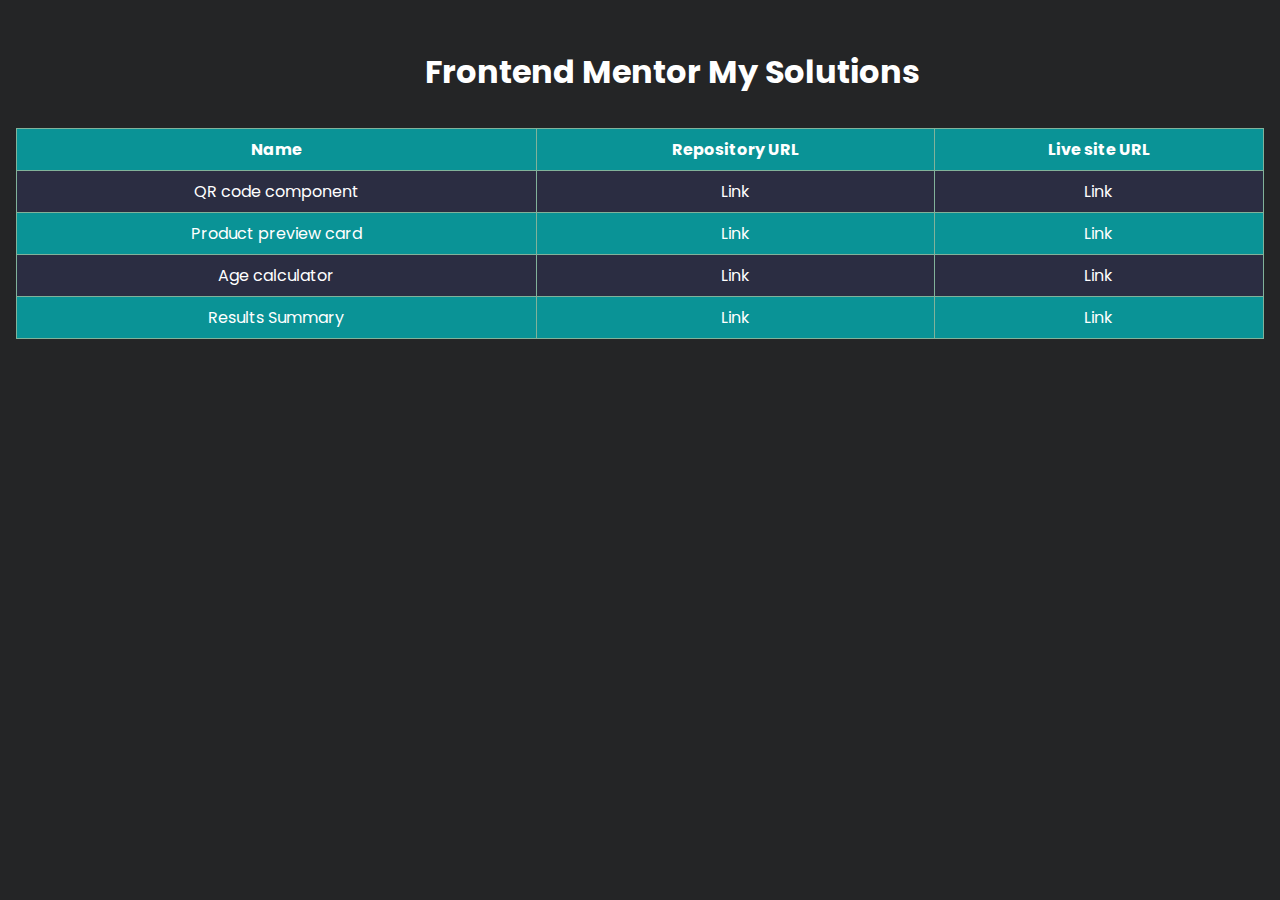
<file: index.html>
<!DOCTYPE html>
<html lang="en">

<head>
  <meta charset="UTF-8" />
  <meta http-equiv="X-UA-Compatible" content="IE=edge" />
  <meta name="viewport" content="width=device-width, initial-scale=1.0" />
  <link rel="icon" type="image/png" sizes="32x32" href="https://www.frontendmentor.io/static/images/logo-mobile.svg" />
  <link rel="preconnect" href="https://fonts.googleapis.com" />
  <link rel="preconnect" href="https://fonts.gstatic.com" crossorigin />
  <link href="https://fonts.googleapis.com/css2?family=Poppins:wght@100,200,300;400;600;700&display=swap"
    rel="stylesheet" />
  <link rel="stylesheet" href="style.css">
  <title>Frontend Mentor</title>
</head>
<style>

</style>

<body>
  <h1 class="title">Frontend Mentor My Solutions</h1>
  <table>
    <tr>
      <th>Name</th>
      <th>Repository URL</th>
      <th>Live site URL</th>
    </tr>
    <tr>
      <td>QR code component</th>
      <td><a href="https://github.com/samcasmmm/FrontendMentor/tree/master/qr-code-component-main"
          target='_blank'>Link</a></th>
      <td><a href="qr-code-component-main/" target='_blank'>Link</a></th>
    </tr>
    <tr>
      <td>Product preview card</th>
      <td><a href="https://github.com/samcasmmm/FrontendMentor/tree/master/product-preview-card-component-main"
          target='_blank'>Link</a></th>
      <td><a href="product-preview-card-component-main/" target='_blank'>Link</a></th>
    </tr>
    </tr>
    <tr>
      <td>Age calculator</th>
      <td><a href="https://github.com/samcasmmm/FrontendMentor/tree/master/age-calculator-app-main"
          target='_blank'>Link</a></th>
      <td><a href="age-calculator-app-main/" target='_blank'>Link</a></th>
    </tr>
    <tr>
      <td>Results Summary</th>
      <td><a href="https://github.com/samcasmmm/FrontendMentor/tree/master/results-summary-component-main"
          target='_blank'>Link</a></th>
      <td><a href="results-summary-component-main/" target='_blank'>Link</a></th>
    </tr>
  </table>
</body>

</html>
</file>
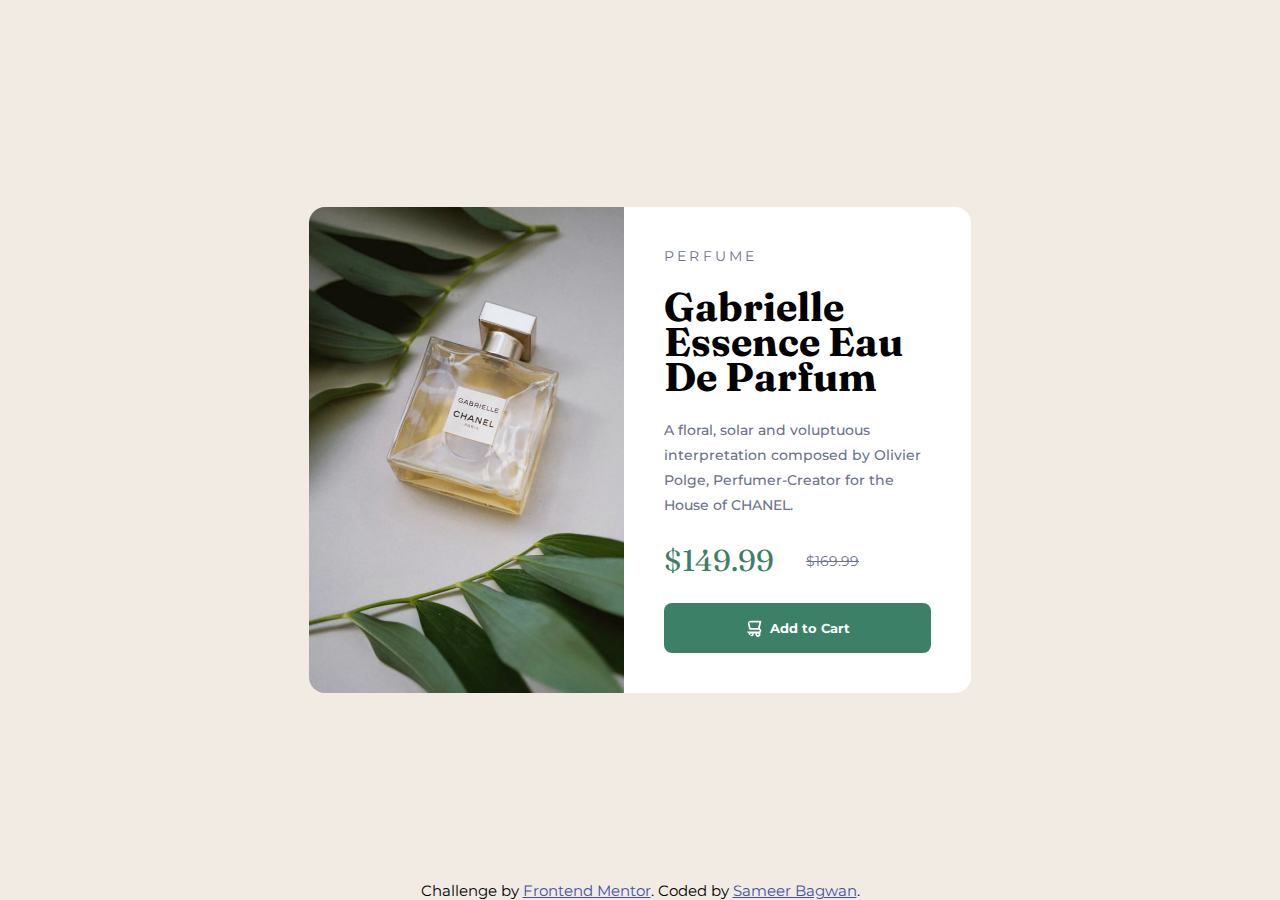
<file: product-preview-card-component-main/index.html>
<!DOCTYPE html>
<html lang="en">
  <head>
    <meta charset="UTF-8" />
    <meta name="viewport" content="width=device-width, initial-scale=1.0" />

    <link
      rel="icon"
      type="image/png"
      sizes="32x32"
      href="./images/favicon-32x32.png"
    />
    <link rel="stylesheet" href="style.css" />

    <title>Frontend Mentor | Product preview card component</title>
  </head>
  <body>
    <div class="main">
      
      <img src='./images/image-product-desktop.jpg ' class='i1' alt="photo">
      <img src='./images/image-product-mobile.jpg ' class='i2' alt="photo">
      <div class="info">
        <div class="info-con">
          <p class="title">PERFUME</p>
          <div class="name">
            <span>Gabrielle</span>
            Essence Eau De Parfum
          </div>
          <p class="descrip">
            A floral, solar and voluptuous interpretation composed
            by Olivier Polge, Perfumer-Creator 
            for the House of CHANEL.
          </p>
          <p class="price">$149.99 <span>$169.99 </span></p>
          <button><img src="./images/icon-cart.svg" ></img> Add to Cart</button>
        </div>
      </div>
    </div>

    <div class="attribution">
      Challenge by
      <a href="https://www.frontendmentor.io?ref=challenge" target="_blank"
        >Frontend Mentor</a
      >. Coded by <a href="https://github.com/samcasmmm">Sameer Bagwan</a>.
    </div>
  </body>
</html>
</file>
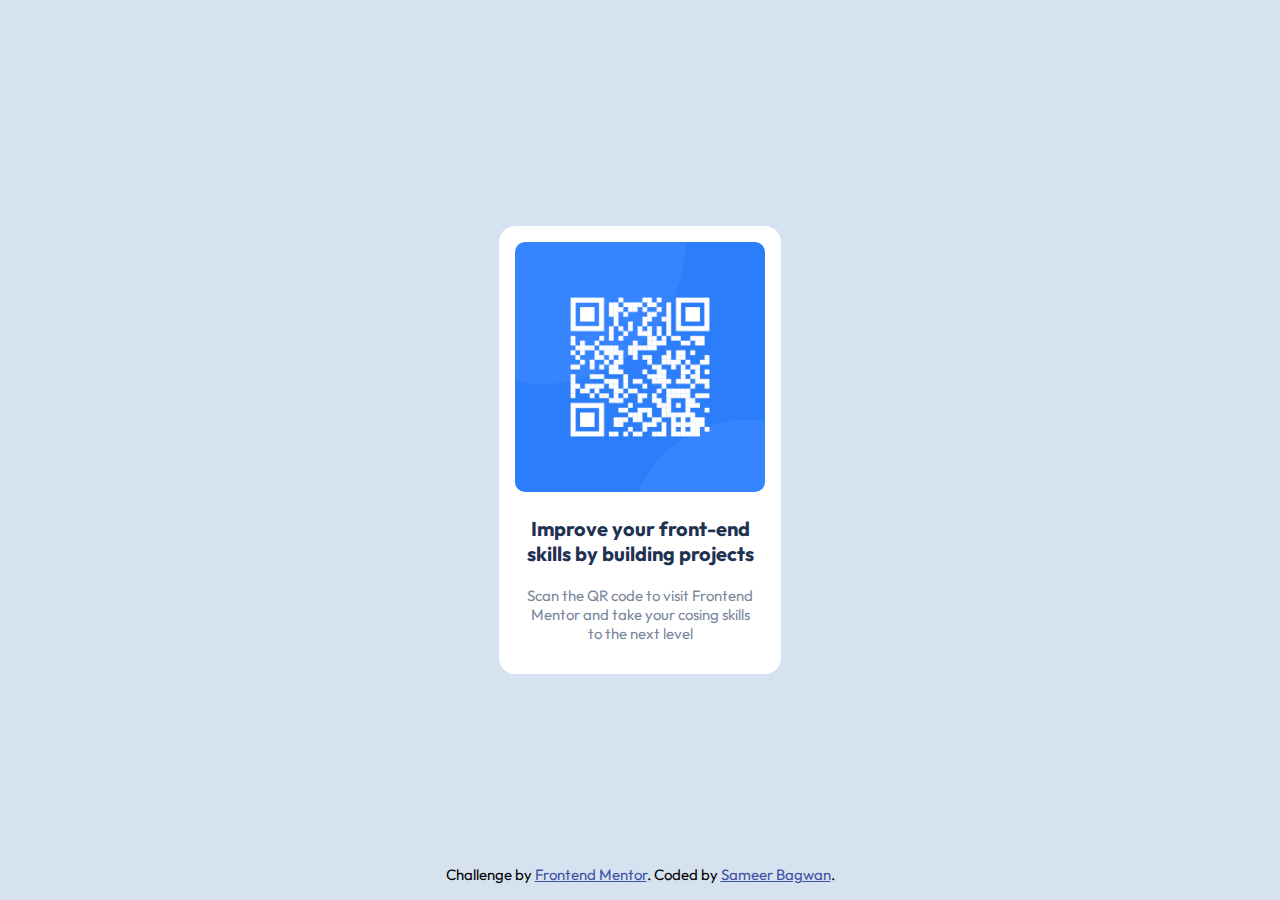
<file: qr-code-component-main/index.html>
<!DOCTYPE html>
<html lang="en">
  <head>
    <meta charset="UTF-8" />
    <meta name="viewport" content="width=device-width, initial-scale=1.0" />
    <link rel="stylesheet" href="style.css" />

    <link
      rel="icon"
      type="image/png"
      sizes="32x32"
      href="./images/favicon-32x32.png"
    />

    <title>Frontend Mentor | QR code component</title>
  </head>
  <body>
    <div class="main">
      <div class="qr"><img src="images/image-qr-code.png" alt="" /></div>
      <div class="text">
        <p id="bold">
          Improve your front-end <br />
          skills by building projects
        </p>
        <p id="light">
          Scan the QR code to visit Frontend Mentor and take your cosing skills
          to the next level
        </p>
      </div>
    </div>

    <div class="attribution">
      Challenge by
      <a href="https://www.frontendmentor.io?ref=challenge" target="_blank"
        >Frontend Mentor</a
      >. Coded by <a href="https://github.com/samcasmmm">Sameer Bagwan</a>.
    </div>
  </body>
</html>
</file>
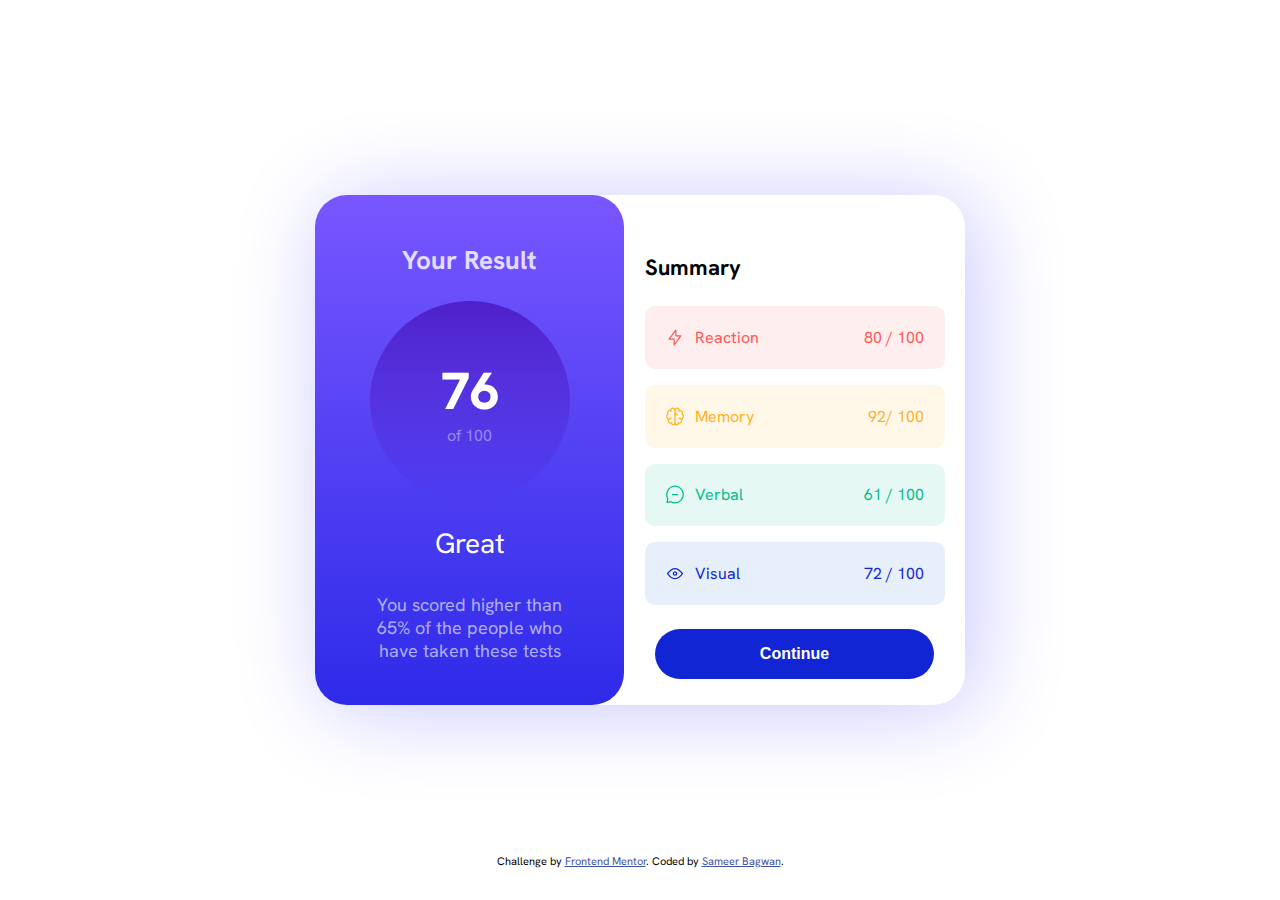
<file: results-summary-component-main/index.html>
<!DOCTYPE html>
<html lang="en">
  <head>
    <meta charset="UTF-8" />
    <meta name="viewport" content="width=device-width, initial-scale=1.0" />

    <link rel="stylesheet" href="style.css" />
    <link
      rel="icon"
      type="image/png"
      sizes="32x32"
      href="./assets/images/favicon-32x32.png"
    />

    <title>Frontend Mentor | Results summary component</title>
  </head>
  <body>
    <main>
      <div class="left">
        <p class="title">Your Result</p>
        <div class="result">
          <span>76</span>
          <p>of 100</p>
        </div>
        <p class="sub-title">Great</p>
        <p class="text">
          You scored higher than 65% of the people who have taken these tests
        </p>
      </div>
      <div class="right">
        <p class="title">Summary</p>
        <div class="items-grp">
          <div class="item i1">
            <img src="./assets/images/icon-reaction.svg" alt="icon-reaction" />
            <div>
              <p class="name">Reaction</p>
              <p class="num">80 <span>/ 100</span></p>
            </div>
          </div>
          <div class="item i2">
            <img src="./assets/images/icon-memory.svg" alt="icon-memory" />
            <div>
              <p class="name">Memory</p>
              <p class="num">92<span>/ 100</span></p>
            </div>
          </div>
          <div class="item i3">
            <img src="./assets/images/icon-verbal.svg" alt="icon-verbal" />
            <div>
              <p class="name">Verbal</p>
              <p class="num">61 <span>/ 100</span></p>
            </div>
          </div>
          <div class="item i4">
            <img src="./assets/images/icon-visual.svg" alt="icon-visual" />
            <div>
              <p class="name">Visual</p>
              <p class="num">72 <span>/ 100</span></p>
            </div>
          </div>
        </div>
        <button class="btn">Continue</button>
      </div>
    </main>

    <div class="attribution">
      Challenge by
      <a href="https://www.frontendmentor.io?ref=challenge" target="_blank"
        >Frontend Mentor</a
      >. Coded by <a href="https://github.com/samcasmmm">Sameer Bagwan</a>.
    </div>
  </body>
</html>
</file>
<file: style.css>
* {
  padding: 0;
  margin: 0;
  box-sizing: border-box;
  font-family: 'Poppins', sans-serif;
}
body {
  width: 100%;
  height: 100vh;
  display: flex;
  align-items: start;
  flex-direction: column;
  text-align: center;
  background: #242526;
  color: white;
  padding: 1rem;
}
h1 {
  width: 100%;
  text-align: center;
  margin: 2rem;
}
a {
  text-decoration: none;
  color: inherit;
}
a:visited {
  color: aquamarine;
}
table {
  font-family: arial, sans-serif;
  border-collapse: collapse;
  width: 100%;
}
td,
th {
  border: 1px solid #81b29a;
  text-align: left;
  padding: 8px;
  text-align: center;
}
tr:nth-child(even) {
  background-color: #2b2d42;
}
tr:nth-child(odd) {
  background-color: #0a9396;
}
</file>
<file: product-preview-card-component-main/style.css>
@import url('https://fonts.googleapis.com/css2?family=Fraunces:wght@700&family=Montserrat:wght@500;700&display=swap');

:root {
  --Dark-cyan: hsl(158, 36%, 37%);
  --Cream: hsl(30, 38%, 92%);
  --Very-dark-blue: hsl(212, 21%, 14%);
  --Dark-grayish-blue: hsl(228, 12%, 48%);
  --White: hsl(0, 0%, 100%);
}
* {
  padding: 0;
  margin: 0;
}
body {
  display: flex;
  align-items: center;
  justify-content: center;
  width: 100%;
  height: 100vh;
  background: var(--Cream);
  font-family: 'Fraunces', serif;
  font-family: 'Montserrat', sans-serif;
}
.main {
  /* background: #fff; */
  display: flex;
  flex-direction: row;
}
.main img {
  width: 315px;
  border-radius: 16px 0 0 16px;
}
.main .i2 {
  display: none;
}
.main .info {
  width: 315px;
  background: #fff;
  border-radius: 0 16px 16px 0;
  padding: 1rem;
  font-size: 14px;
}
.main .info .info-con {
  padding: 1.5rem;
  height: fit-content;
}
.main .info .info-con .title {
  letter-spacing: 0.2rem;
  color: var(--Dark-grayish-blue);
}
.main .info .info-con .name {
  font-family: 'Fraunces', serif;
  font-size: 2.5rem;
  font-weight: 700;
  line-height: 35px;
  margin-top: 1.5rem;
}
.main .info .info-con .name span {
  width: 100%;
}
.main .info .info-con .descrip {
  margin-top: 1.5rem;
  font-weight: 500;
  line-height: 25px;
  color: var(--Dark-grayish-blue);
}
.main .info .info-con .price {
  margin-top: 1.5rem;
  color: var(--Dark-cyan);
  font-family: 'Fraunces', serif;
  font-size: 30px;
  display: flex;
  align-items: center;
}
.main .info .info-con .price span {
  font-family: 'Montserrat', sans-serif;
  font-size: 14px;
  margin-left: 2rem;
  text-decoration: line-through;
  color: var(--Dark-grayish-blue);
}
.main .info .info-con button {
  display: flex;
  align-items: center;
  justify-content: center;
  gap: 0.5rem;
  border: none;
  width: 100%;
  padding: 1rem;
  background: var(--Dark-cyan);
  margin-top: 1.5rem;
  color: #fff;
  font-family: 'Montserrat', sans-serif;
  font-weight: 700;
  border-radius: 8px;
}
.main .info .info-con button img {
  width: 16px;
}
.attribution {
  position: absolute;
  bottom: 0;
  font-size: 15px;
  text-align: center;
}
.attribution a {
  color: hsl(228, 45%, 44%);
}

@media (max-width: 375px) {
  .main {
    flex-direction: column;
    align-items: center;
    justify-content: center;
    padding: 0.5rem;
    width: 330px;
  }
  .main > img {
    border-radius: 12px 12px 0 0;
    z-index: 1;
    width: 100%;
  }
  .main .i1 {
    display: none;
  }
  .main .i2 {
    display: block;
  }
  .main .info {
    z-index: 2;
    border-radius: 0 0 12px 12px;
    width: 100%;
    padding: 0;
  }

  .main .info .info-con {
    padding: 1.6rem;
  }
  .main .info .info-con .title,
  .main .info .info-con .name,
  .main .info .info-con .descrip,
  .main .info .info-con .price {
    margin-top: 0.8rem;
  }
  .main .info .info-con .name {
    font-size: 1.8rem;
  }
  .main .info .info-con .name span {
    width: max-content;
  }
  .main .info .info-con .descrip {
  }
  .main .info .info-con .price {
    font-size: 2.2rem;
  }
}
</file>
<file: qr-code-component-main/style.css>
@import url('https://fonts.googleapis.com/css2?family=Outfit:wght@400;700&display=swap');

:root {
  --White: hsl(0, 0%, 100%);
  --Light-gray: hsl(212, 45%, 89%);
  --Grayish-blue: hsl(220, 15%, 55%);
  --Dark-blue: hsl(218, 44%, 22%);
}

body {
  width: 100%;
  height: 100vh;
  padding: 0;
  margin: 0;
  background: var(--Light-gray);
  display: flex;
  align-items: center;
  justify-content: center;
  font-family: 'Outfit', sans-serif;
}

.main {
  background: #fff;
  padding: 1rem;
  border-radius: 16px;
  width: 250px;
  display: flex;
  align-items: center;
  flex-direction: column;
}
.qr img {
  width: 250px;
  border-radius: 10px;
}
.text {
  text-align: center;
  width: 230px;
}
.text #bold {
  font-size: 20px;
  font-weight: 700;
  color: var(--Dark-blue);
}
.text #light {
  font-size: 15px;
  font-weight: 400;
  color: var(--Grayish-blue);
}

.attribution {
  position: absolute;
  bottom: 0;
  font-size: 15px;
  text-align: center;
  padding: 1rem;
}
.attribution a {
  color: hsl(228, 45%, 44%);
}
</file>
<file: results-summary-component-main/style.css>
@import url('https://fonts.googleapis.com/css2?family=Hanken+Grotesk:wght@500;700;800&display=swap');

:root {
  --Cobalt-blue: hsl(234, 85%, 45%);

  --Light-slate-blue: hsl(252, 100%, 67%);
  --Light-royal-blue: hsl(241, 81%, 54%);
  /* (circle) */
  --Violet-blue: hsla(256, 72%, 46%, 1);
  --Persian-blue: hsla(241, 72%, 46%, 0);

  --White: hsl(0, 0%, 100%);
  --Pale-blue: hsl(221, 100%, 96%);
  --Light-lavender: hsl(241, 100%, 89%);
  --Dark-gray-blue: hsl(224, 30%, 27%);
}

* {
  margin: 0;
  padding: 0;
  box-sizing: border-box;
}
body {
  font-family: 'Hanken Grotesk', sans-serif;
  width: 100%;
  height: 100vh;
  position: relative;
  display: flex;
  align-items: center;
  justify-content: center;
  /* background: var(--Light-lavender); */
  flex-direction: column;
}
main {
  background: white;
  display: flex;
  flex-direction: row;
  border-radius: 2rem;
  box-shadow: var(--Light-lavender) 10px 5px 90px;
}
main .left {
  background: linear-gradient(var(--Light-slate-blue), var(--Light-royal-blue));
  flex: 1;
  text-align: center;
  padding: 1rem 0;
  color: white;
  border-radius: 2rem;
  display: flex;
  flex-direction: column;
  align-items: center;
  /* justify-content: space-evenly; */
  width: 350px;
  height: 510px;
}
main .left .title {
  margin-top: 2rem;
  opacity: 0.8;
  font-size: 26px;
  font-weight: 700;
}
main .left .result {
  margin-top: 1.5rem;
  width: 200px;
  height: 200px;
  display: flex;
  align-items: center;
  justify-content: center;
  text-align: center;
  flex-direction: column;
  border-radius: 50%;
  background: linear-gradient(var(--Violet-blue), var(--Persian-blue));
}
main .left .result span {
  font-size: 52px;
  font-weight: 800;
}
main .left .result p {
  opacity: 0.4;
}
main .left .sub-title {
  margin: 1.5rem;
  font-size: 28px;
}
main .left .text {
  margin: 0.5rem 3rem;
  opacity: 0.6;
  font-size: 18px;
}
main .right {
  flex: 1;
  width: 300px;
  height: 510px;
  padding: 1rem;
  display: flex;
  flex-direction: column;
  justify-content: center;
  align-items: center;
}
main .right .title {
  margin-top: 2rem;
  font-size: 22px;
  font-weight: 700;
  width: 100%;
  text-align: left;
  margin-left: 10px;
}
main .right .items-grp {
  margin-top: 1.5rem;
  display: flex;
  flex-direction: column;
  align-items: start;
  justify-content: flex-start;
  gap: 16px;
}
main .right .items-grp img {
  padding: 0.3rem;
}

main .right .items-grp .item {
  display: flex;
  flex-direction: row;
  padding: 1rem;
  border-radius: 10px;
  box-shadow: none;
  width: 300px;
}
main .right .items-grp .item div {
  padding: 0.3rem;
}
main .right .items-grp .item.i1 {
  background: rgba(255, 87, 87, 0.1);
  color: #ff5757;
}
main .right .items-grp .item.i2 {
  background: rgba(255, 176, 31, 0.1);
  color: #ffb01f;
}
main .right .items-grp .item.i3 {
  background: rgba(0, 189, 145, 0.1);
  color: #00bd91;
}
main .right .items-grp .item.i4 {
  background: rgba(17, 97, 212, 0.1);
  color: #1125d4;
}

main .right .items-grp .item div {
  display: flex;
  justify-content: space-between;
  width: 100%;
}
main .right button {
  padding: 1rem;
  margin-top: 1.5rem;
  width: 90%;
  border-radius: 2rem;
  border: none;
  background: var(--Cobalt-blue);
  color: white;
  font-size: 16px;
  font-weight: 700;
}
main .right button:active {
  background: var(--Dark-gray-blue);
}
.attribution {
  position: absolute;
  bottom: 0;
  left: 50%;
  transform: translateX(-50%);
  font-size: 11px;
  text-align: center;
  padding: 2rem;
}
.attribution a {
  color: hsl(228, 45%, 44%);
}

@media (max-width: 375px) {
  main {
    flex-direction: column;
    width: 100%;
    height: 100vh;
    justify-content: space-between;
    background: white;
  }
  main .left {
    width: 100%;
    height: 100vh;
    border-radius: 0 0 2rem 2rem;
  }
  main .left .title {
    margin-top: 1rem;
    font-size: 18px;
  }
  main .left .result {
    width: 150px;
    height: 150px;
  }
  main .left .sub-title {
    margin: 0;
    margin-top: 0.5rem;
    font-size: 24px;
  }
  main .left .text {
    margin: 0.8 1.2rem;
    font-size: 16px;
  }
  main .right {
    width: 100%;
  }
  main .right .title {
    margin-top: 0.5rem;
    font-size: 18px;
  }
  main .right .items-grp {
    width: 100%;
  }
  main .right .items-grp .item {
    width: 100%;
  }
  .attribution {
    position: relative;
    padding: 1rem;
    text-align: center;
    width: 100%;
  }
}
</file>
